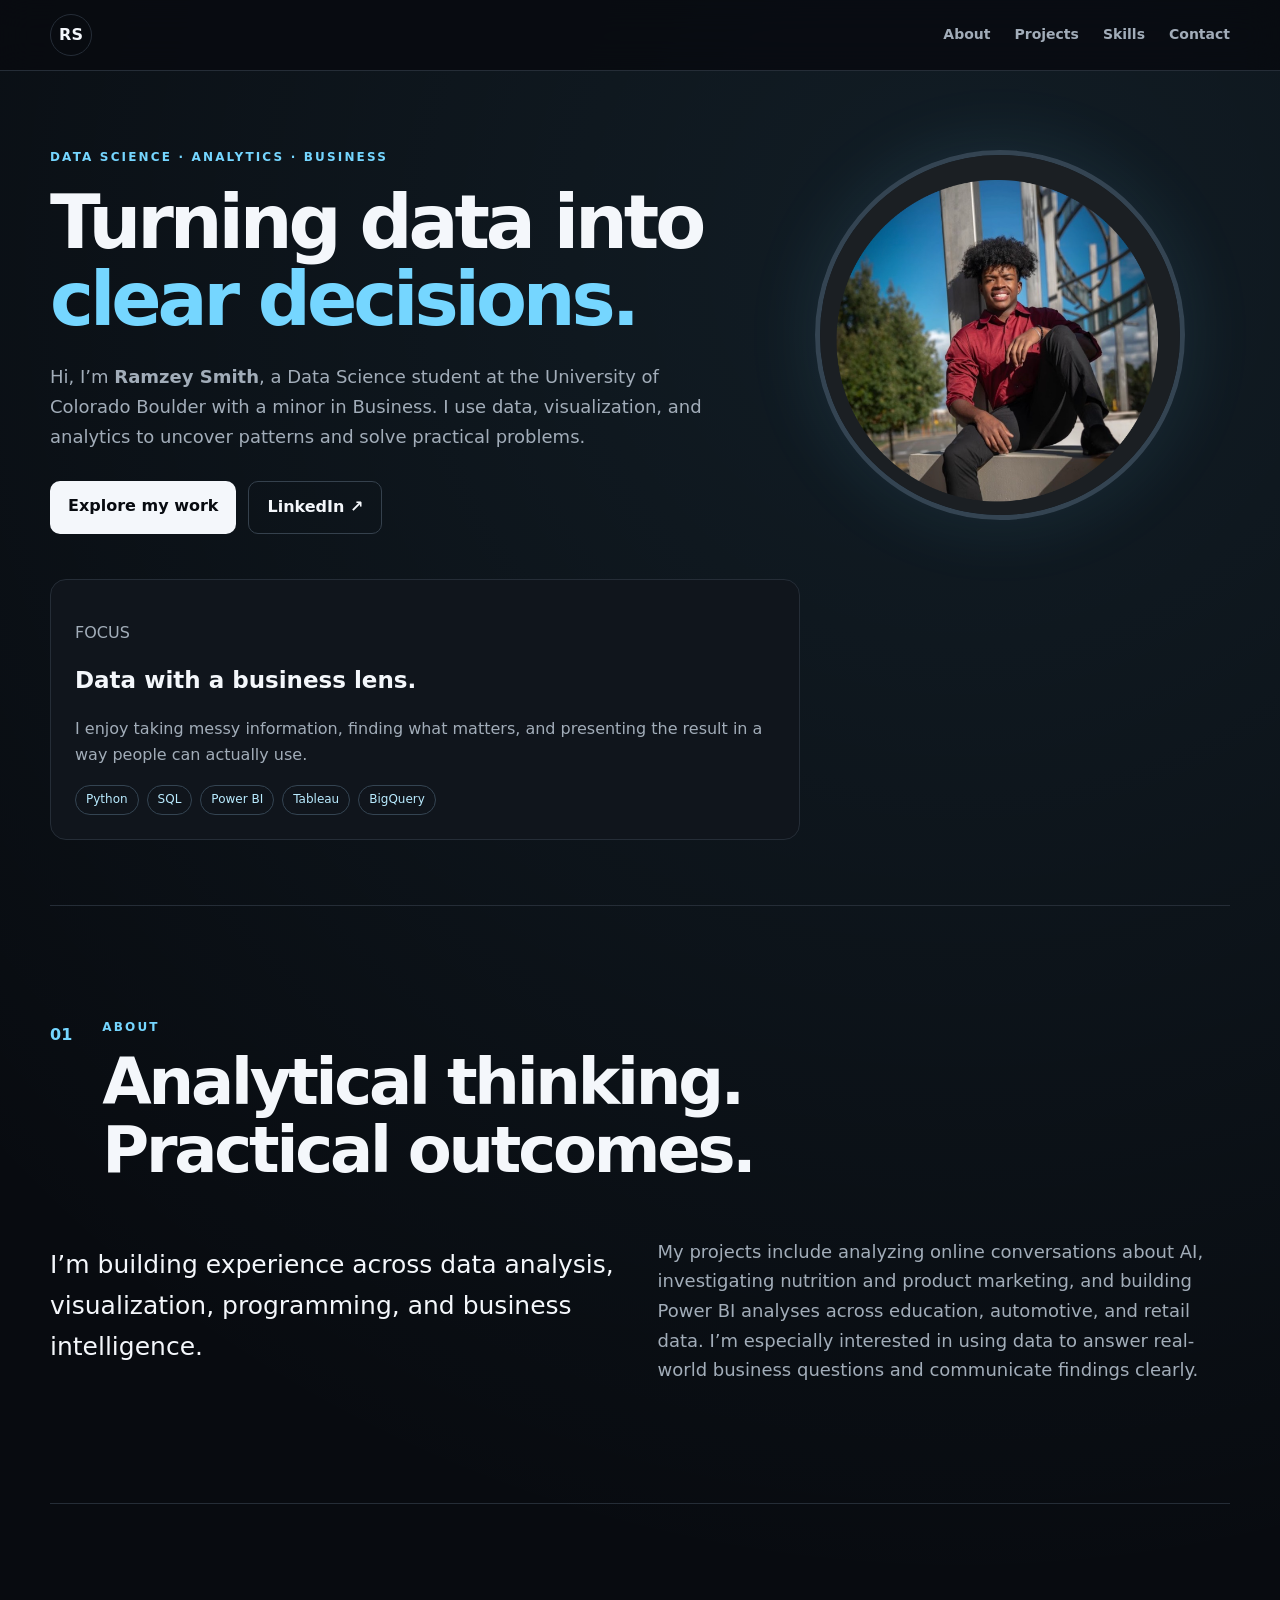
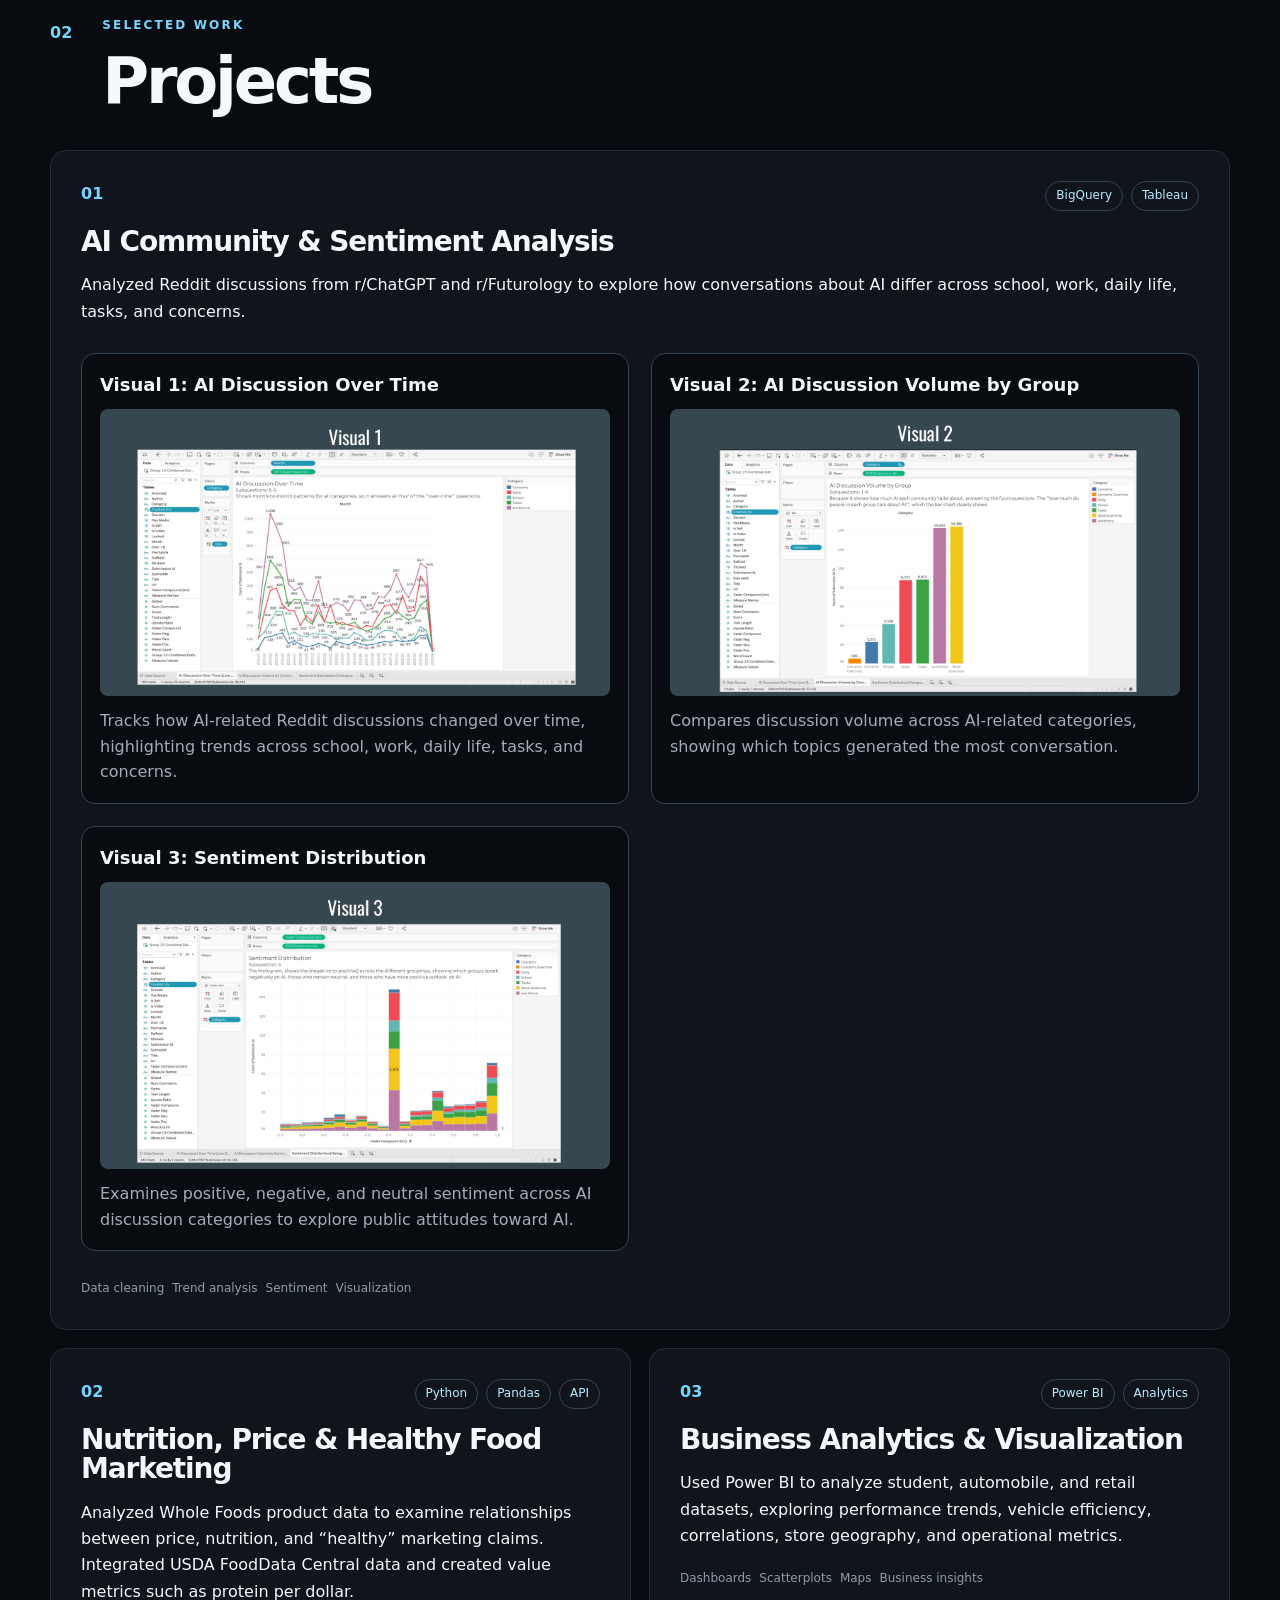
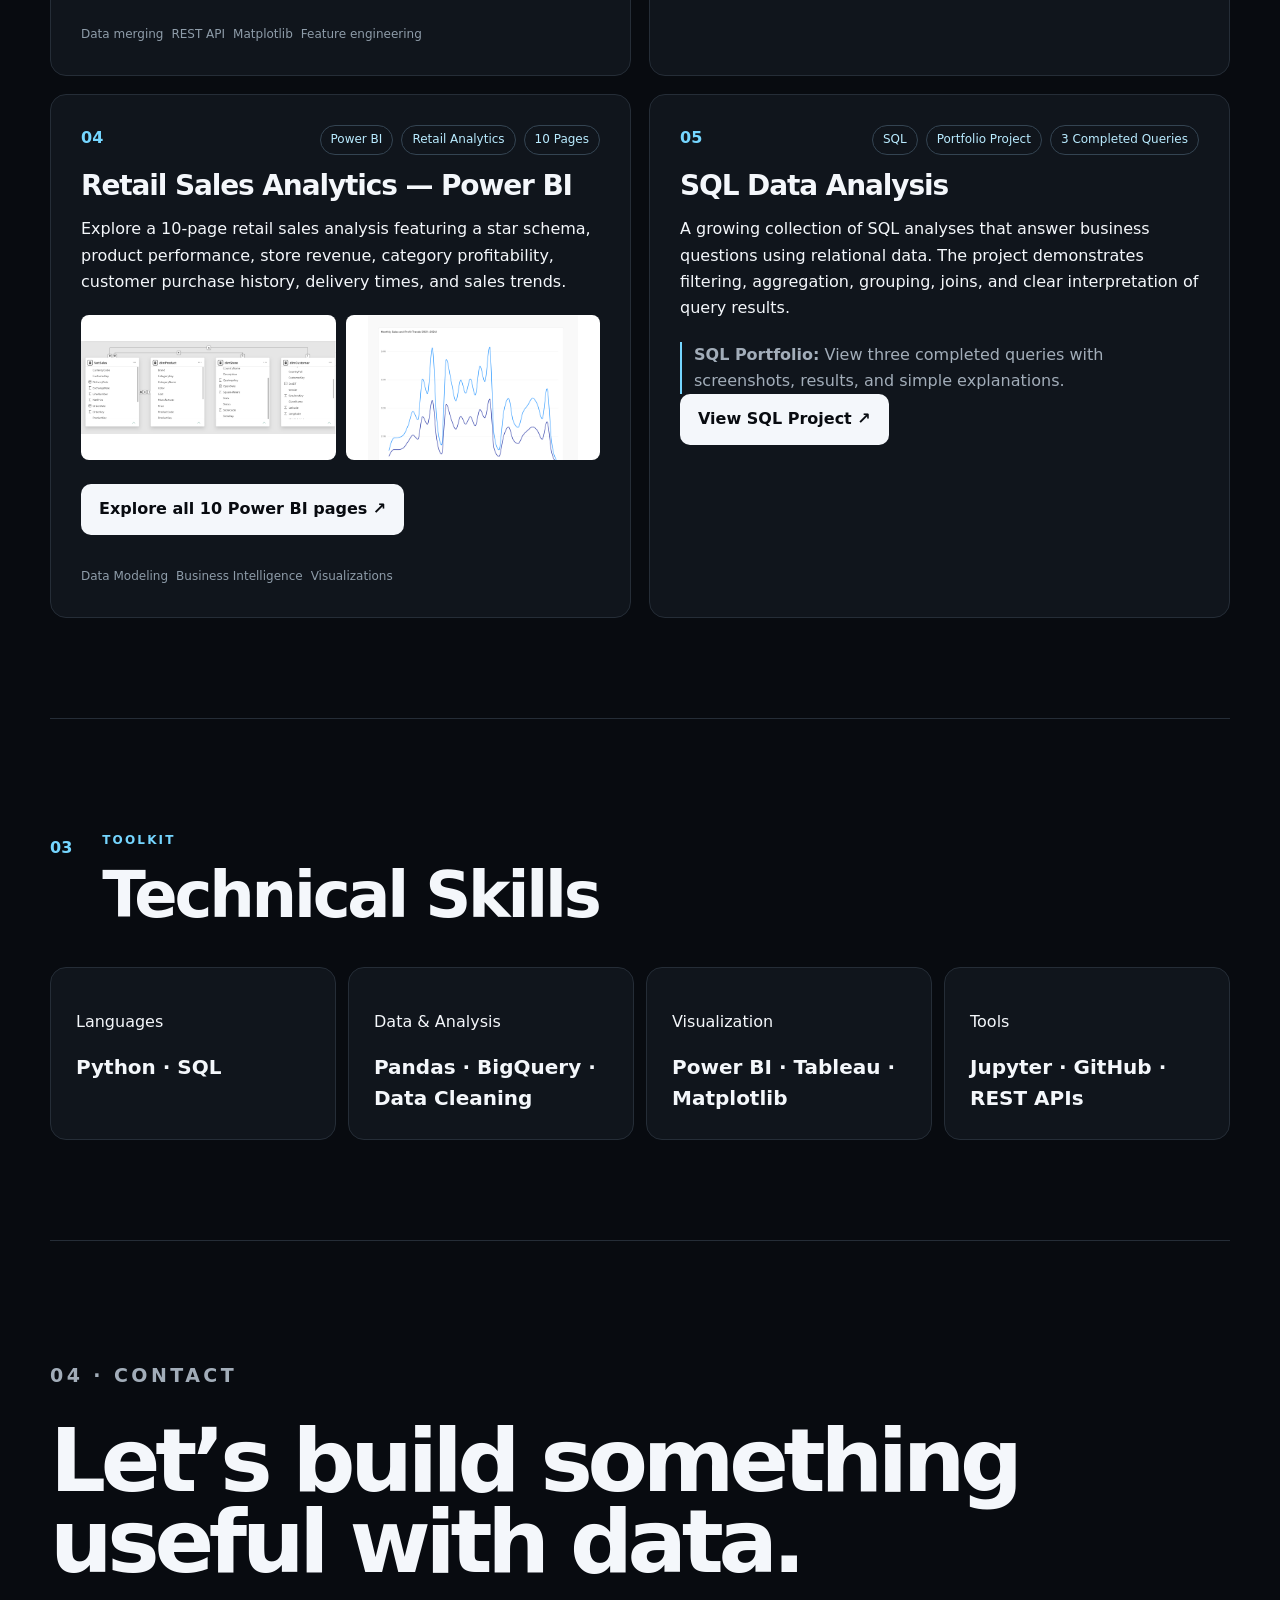
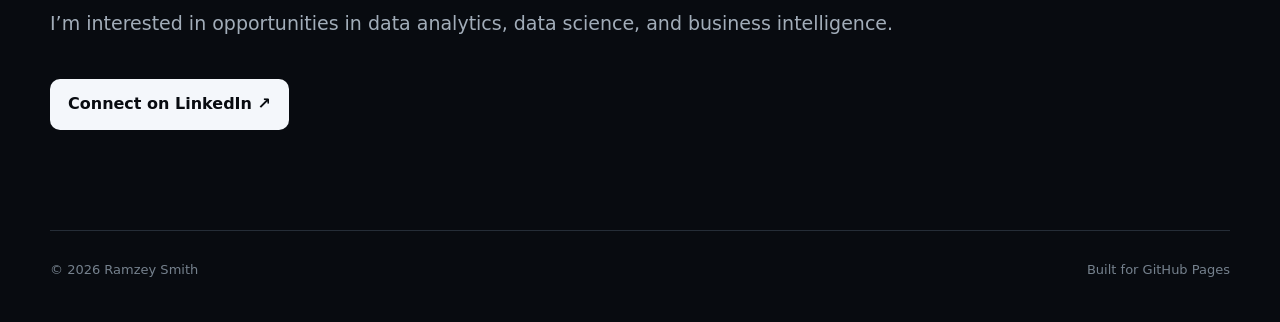
<file: index.html>
<!DOCTYPE html>
<html lang="en">
<head>
  <meta charset="utf-8">
  <meta name="viewport" content="width=device-width, initial-scale=1.0">
  <meta name="description" content="Ramzey Smith — Data Science and Data Analytics portfolio.">
  <title>Ramzey Smith | Data Portfolio</title>
  <link rel="stylesheet" href="style.css">

  <style>
    /* Give the Tableau project room to display its charts */
    .projects .project.featured {
      grid-column: 1 / -1;
    }

    .tableau-visuals {
      display: grid;
      grid-template-columns: repeat(2, minmax(0, 1fr));
      gap: 22px;
      margin: 28px 0;
    }

    .tableau-card {
      min-width: 0;
      padding: 18px;
      border: 1px solid #344452;
      background: #080b10;
      border-radius: 14px;
    }

    .tableau-card h4 {
      color: #f4f7fb;
      margin: 0 0 12px;
      font-size: 18px;
    }

    .tableau-card img {
      width: 100%;
      height: auto;
      display: block;
      border-radius: 8px;
    }

    .tableau-card p {
      color: #a2adb9;
      font-size: 14px;
      line-height: 1.6;
      margin: 12px 0 0;
    }

    @media (max-width: 850px) {
      .tableau-visuals {
        grid-template-columns: 1fr;
      }
    }
  </style>
</head>

<body>

<header class="nav-shell">
  <nav class="nav container">
    <a class="logo" href="#home">RS</a>

    <div class="nav-links">
      <a href="#about">About</a>
      <a href="#projects">Projects</a>
      <a href="#skills">Skills</a>
      <a href="#contact">Contact</a>
    </div>
  </nav>
</header>

<main>

  <!-- HOME -->
  <section class="hero container" id="home">

    <div class="profile-portrait">
      <img
        src="assets/ramzey-profile.png"
        alt="Ramzey Smith professional portrait"
      >
    </div>

    <div class="hero-copy">
      <p class="eyebrow">DATA SCIENCE · ANALYTICS · BUSINESS</p>

      <h1>
        Turning data into
        <span>clear decisions.</span>
      </h1>

      <p class="intro">
        Hi, I’m <strong>Ramzey Smith</strong>, a Data Science
        student at the University of Colorado Boulder with a
        minor in Business. I use data, visualization, and
        analytics to uncover patterns and solve practical problems.
      </p>

      <div class="buttons">
        <a class="button primary" href="#projects">
          Explore my work
        </a>

        <a
          class="button secondary"
          href="https://www.linkedin.com/in/ramzey-smith-4815022a4/"
          target="_blank"
          rel="noreferrer"
        >
          LinkedIn ↗
        </a>
      </div>
    </div>

    <aside class="hero-card">
      <p class="mini-label">FOCUS</p>

      <h2>Data with a business lens.</h2>

      <p>
        I enjoy taking messy information, finding what matters,
        and presenting the result in a way people can actually use.
      </p>

      <div class="stack">
        <span>Python</span>
        <span>SQL</span>
        <span>Power BI</span>
        <span>Tableau</span>
        <span>BigQuery</span>
      </div>
    </aside>

  </section>

  <!-- ABOUT -->
  <section class="section container" id="about">

    <div class="section-head">
      <p class="section-number">01</p>

      <div>
        <p class="eyebrow">ABOUT</p>
        <h2>
          Analytical thinking.<br>
          Practical outcomes.
        </h2>
      </div>
    </div>

    <div class="about-grid">
      <p class="large-copy">
        I’m building experience across data analysis,
        visualization, programming, and business intelligence.
      </p>

      <p class="muted">
        My projects include analyzing online conversations about AI,
        investigating nutrition and product marketing, and building
        Power BI analyses across education, automotive, and retail
        data. I’m especially interested in using data to answer
        real-world business questions and communicate findings clearly.
      </p>
    </div>

  </section>

  <!-- PROJECTS -->
  <section class="section container" id="projects">

    <div class="section-head">
      <p class="section-number">02</p>

      <div>
        <p class="eyebrow">SELECTED WORK</p>
        <h2>Projects</h2>
      </div>
    </div>

    <div class="projects">

      <!-- PROJECT 1: TABLEAU -->
      <article class="project featured">

        <div class="project-top">
          <span class="project-index">01</span>

          <div class="chips">
            <span>BigQuery</span>
            <span>Tableau</span>
          </div>
        </div>

        <h3>AI Community &amp; Sentiment Analysis</h3>

        <p>
          Analyzed Reddit discussions from r/ChatGPT and r/Futurology
          to explore how conversations about AI differ across school,
          work, daily life, tasks, and concerns.
        </p>

        <div class="tableau-visuals">

          <!-- TABLEAU VISUAL 1 -->
          <div class="tableau-card">

            <h4>Visual 1: AI Discussion Over Time</h4>

            <a
              href="assets/recovered-tableau-visuals%202/01-ai-discussion-over-time.png"
              target="_blank"
              rel="noopener noreferrer"
            >
              <img
                src="assets/recovered-tableau-visuals%202/01-ai-discussion-over-time.png"
                alt="AI discussion trends over time"
                loading="lazy"
              >
            </a>

            <p>
              Tracks how AI-related Reddit discussions changed
              over time, highlighting trends across school,
              work, daily life, tasks, and concerns.
            </p>

          </div>

          <!-- TABLEAU VISUAL 2 -->
          <div class="tableau-card">

            <h4>Visual 2: AI Discussion Volume by Group</h4>

            <a
              href="assets/recovered-tableau-visuals%202/02-ai-discussion-volume-by-group.png"
              target="_blank"
              rel="noopener noreferrer"
            >
              <img
                src="assets/recovered-tableau-visuals%202/02-ai-discussion-volume-by-group.png"
                alt="AI discussion volume by group"
                loading="lazy"
              >
            </a>

            <p>
              Compares discussion volume across AI-related
              categories, showing which topics generated
              the most conversation.
            </p>

          </div>

          <!-- TABLEAU VISUAL 3 -->
          <div class="tableau-card">

            <h4>Visual 3: Sentiment Distribution</h4>

            <a
              href="assets/recovered-tableau-visuals%202/03-sentiment-distribution.png"
              target="_blank"
              rel="noopener noreferrer"
            >
              <img
                src="assets/recovered-tableau-visuals%202/03-sentiment-distribution.png"
                alt="Sentiment distribution across AI discussion categories"
                loading="lazy"
              >
            </a>

            <p>
              Examines positive, negative, and neutral
              sentiment across AI discussion categories
              to explore public attitudes toward AI.
            </p>

          </div>

        </div>

        <div class="project-bottom">
          <span>Data cleaning</span>
          <span>Trend analysis</span>
          <span>Sentiment</span>
          <span>Visualization</span>
        </div>

      </article>

      <!-- PROJECT 2: NUTRITION -->
      <article class="project">

        <div class="project-top">
          <span class="project-index">02</span>

          <div class="chips">
            <span>Python</span>
            <span>Pandas</span>
            <span>API</span>
          </div>
        </div>

        <h3>Nutrition, Price &amp; Healthy Food Marketing</h3>

        <p>
          Analyzed Whole Foods product data to examine relationships
          between price, nutrition, and “healthy” marketing claims.
          Integrated USDA FoodData Central data and created value
          metrics such as protein per dollar.
        </p>

        <div class="project-bottom">
          <span>Data merging</span>
          <span>REST API</span>
          <span>Matplotlib</span>
          <span>Feature engineering</span>
        </div>

      </article>

      <!-- PROJECT 3: BUSINESS ANALYTICS -->
      <article class="project">

        <div class="project-top">
          <span class="project-index">03</span>

          <div class="chips">
            <span>Power BI</span>
            <span>Analytics</span>
          </div>
        </div>

        <h3>Business Analytics &amp; Visualization</h3>

        <p>
          Used Power BI to analyze student, automobile, and retail
          datasets, exploring performance trends, vehicle efficiency,
          correlations, store geography, and operational metrics.
        </p>

        <div class="project-bottom">
          <span>Dashboards</span>
          <span>Scatterplots</span>
          <span>Maps</span>
          <span>Business insights</span>
        </div>

      </article>

      <!-- PROJECT 4: RETAIL POWER BI -->
      <article class="project retail-project">

        <div class="project-top">
          <span class="project-index">04</span>

          <div class="chips">
            <span>Power BI</span>
            <span>Retail Analytics</span>
            <span>10 Pages</span>
          </div>
        </div>

        <h3>Retail Sales Analytics — Power BI</h3>

        <p>
          Explore a 10-page retail sales analysis featuring
          a star schema, product performance, store revenue,
          category profitability, customer purchase history,
          delivery times, and sales trends.
        </p>

        <div class="retail-preview">

          <img
            src="powerbi/images/01-star-schema.png"
            alt="Power BI retail star schema preview"
            loading="lazy"
          >

          <img
            src="powerbi/images/08-monthly-sales-profit.png"
            alt="Power BI monthly revenue and profit preview"
            loading="lazy"
          >

        </div>

        <a
          class="button primary retail-link"
          href="powerbi/index.html"
        >
          Explore all 10 Power BI pages ↗
        </a>

        <div class="project-bottom">
          <span>Data Modeling</span>
          <span>Business Intelligence</span>
          <span>Visualizations</span>
        </div>

      </article>

      <!-- PROJECT 5: SQL -->
      <article class="project sql-project">

        <div class="project-top">
          <span class="project-index">05</span>

          <div class="chips">
            <span>SQL</span>
            <span>Portfolio Project</span>
            <span>3 Completed Queries</span>
          </div>
        </div>

        <h3>SQL Data Analysis</h3>

        <p>
          A growing collection of SQL analyses that answer
          business questions using relational data.
          The project demonstrates filtering, aggregation,
          grouping, joins, and clear interpretation of query results.
        </p>

        <div class="sql-note">
          <strong>SQL Portfolio:</strong>
          View three completed queries with screenshots, results,
          and simple explanations.
        </div>

        <a class="button primary" href="sql/index.html">
          View SQL Project ↗
        </a>

      </article>

    </div>
  </section>

  <!-- SKILLS -->
  <section class="section container" id="skills">

    <div class="section-head">
      <p class="section-number">03</p>

      <div>
        <p class="eyebrow">TOOLKIT</p>
        <h2>Technical Skills</h2>
      </div>
    </div>

    <div class="skills">

      <div>
        <p>Languages</p>
        <h3>Python · SQL</h3>
      </div>

      <div>
        <p>Data &amp; Analysis</p>
        <h3>Pandas · BigQuery · Data Cleaning</h3>
      </div>

      <div>
        <p>Visualization</p>
        <h3>Power BI · Tableau · Matplotlib</h3>
      </div>

      <div>
        <p>Tools</p>
        <h3>Jupyter · GitHub · REST APIs</h3>
      </div>

    </div>
  </section>

  <!-- CONTACT -->
  <section class="section contact container" id="contact">

    <p class="eyebrow">04 · CONTACT</p>

    <h2>
      Let’s build something<br>
      <span>useful with data.</span>
    </h2>

    <p>
      I’m interested in opportunities in data analytics,
      data science, and business intelligence.
    </p>

    <a
      class="button primary"
      href="https://www.linkedin.com/in/ramzey-smith-4815022a4/"
      target="_blank"
      rel="noreferrer"
    >
      Connect on LinkedIn ↗
    </a>

  </section>

</main>

<footer class="container">
  <span>© 2026 Ramzey Smith</span>
  <span>Built for GitHub Pages</span>
</footer>

</body>
</html>
</file>
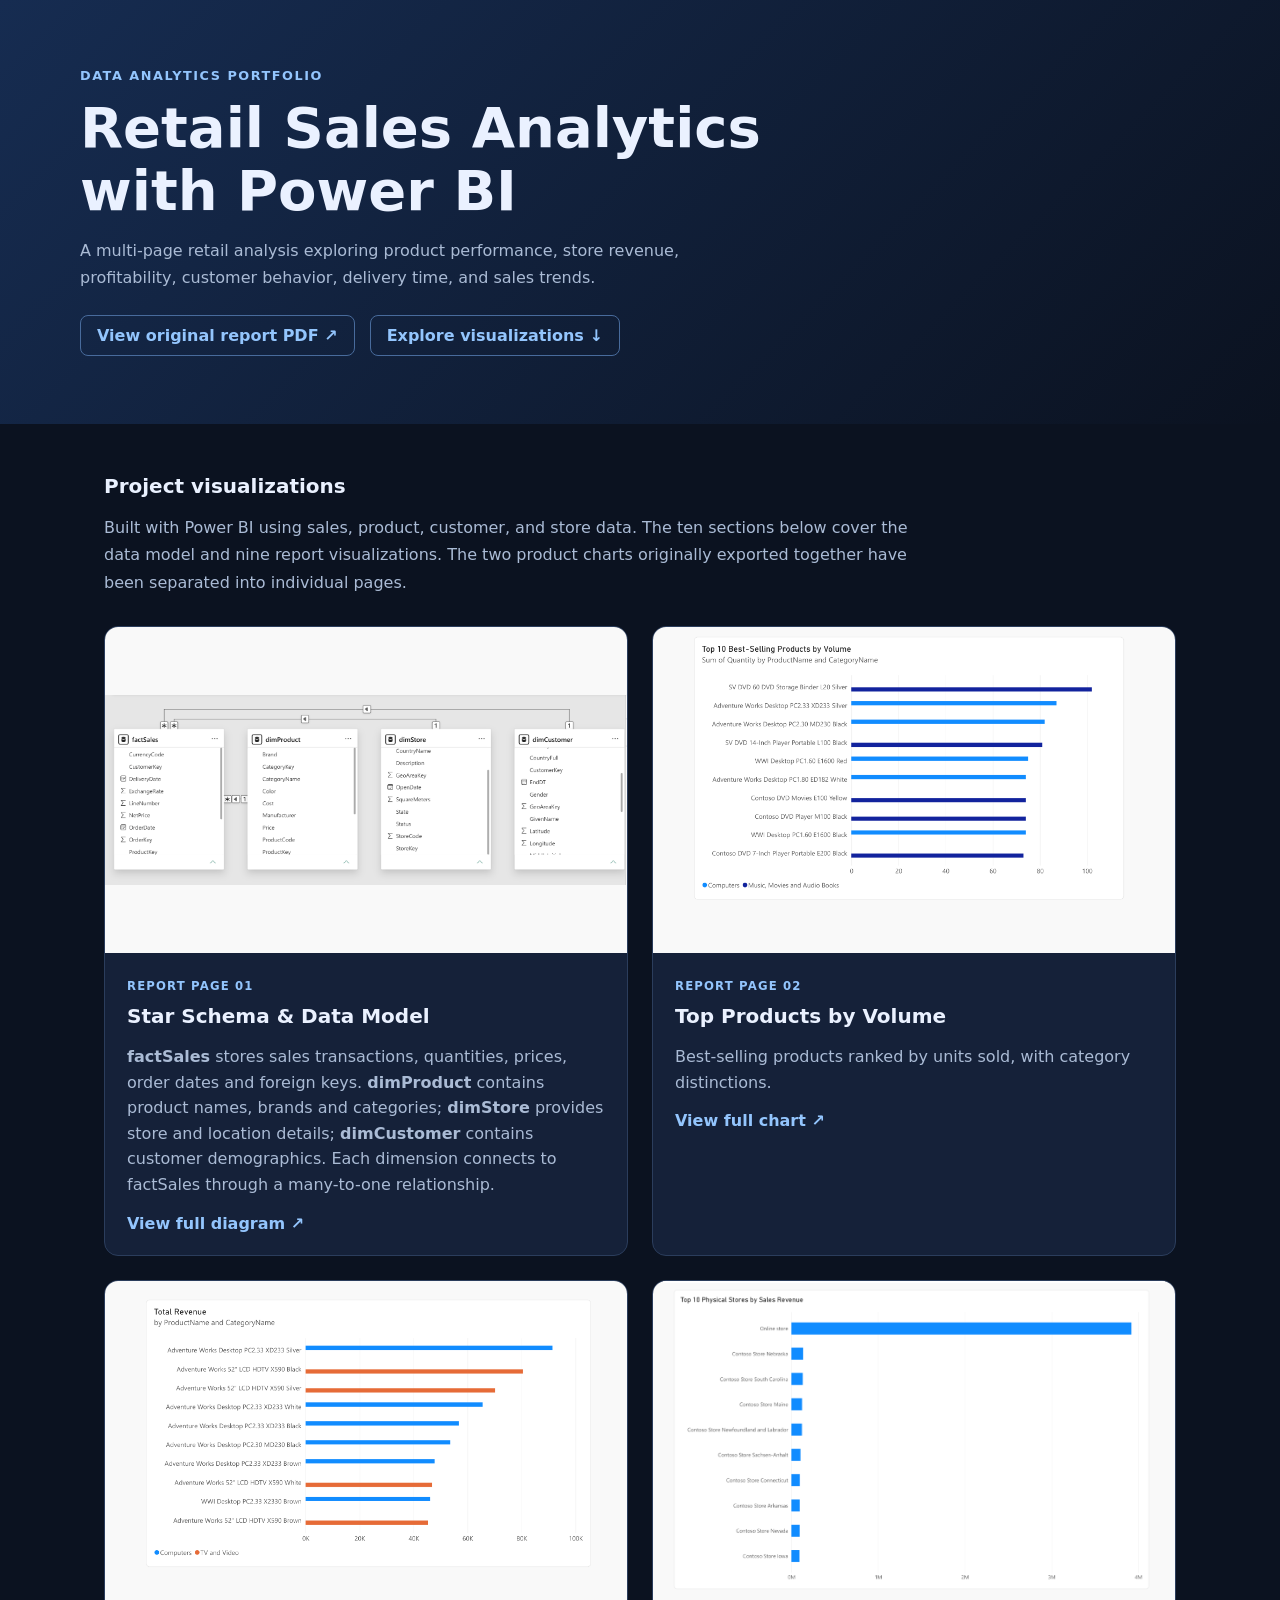
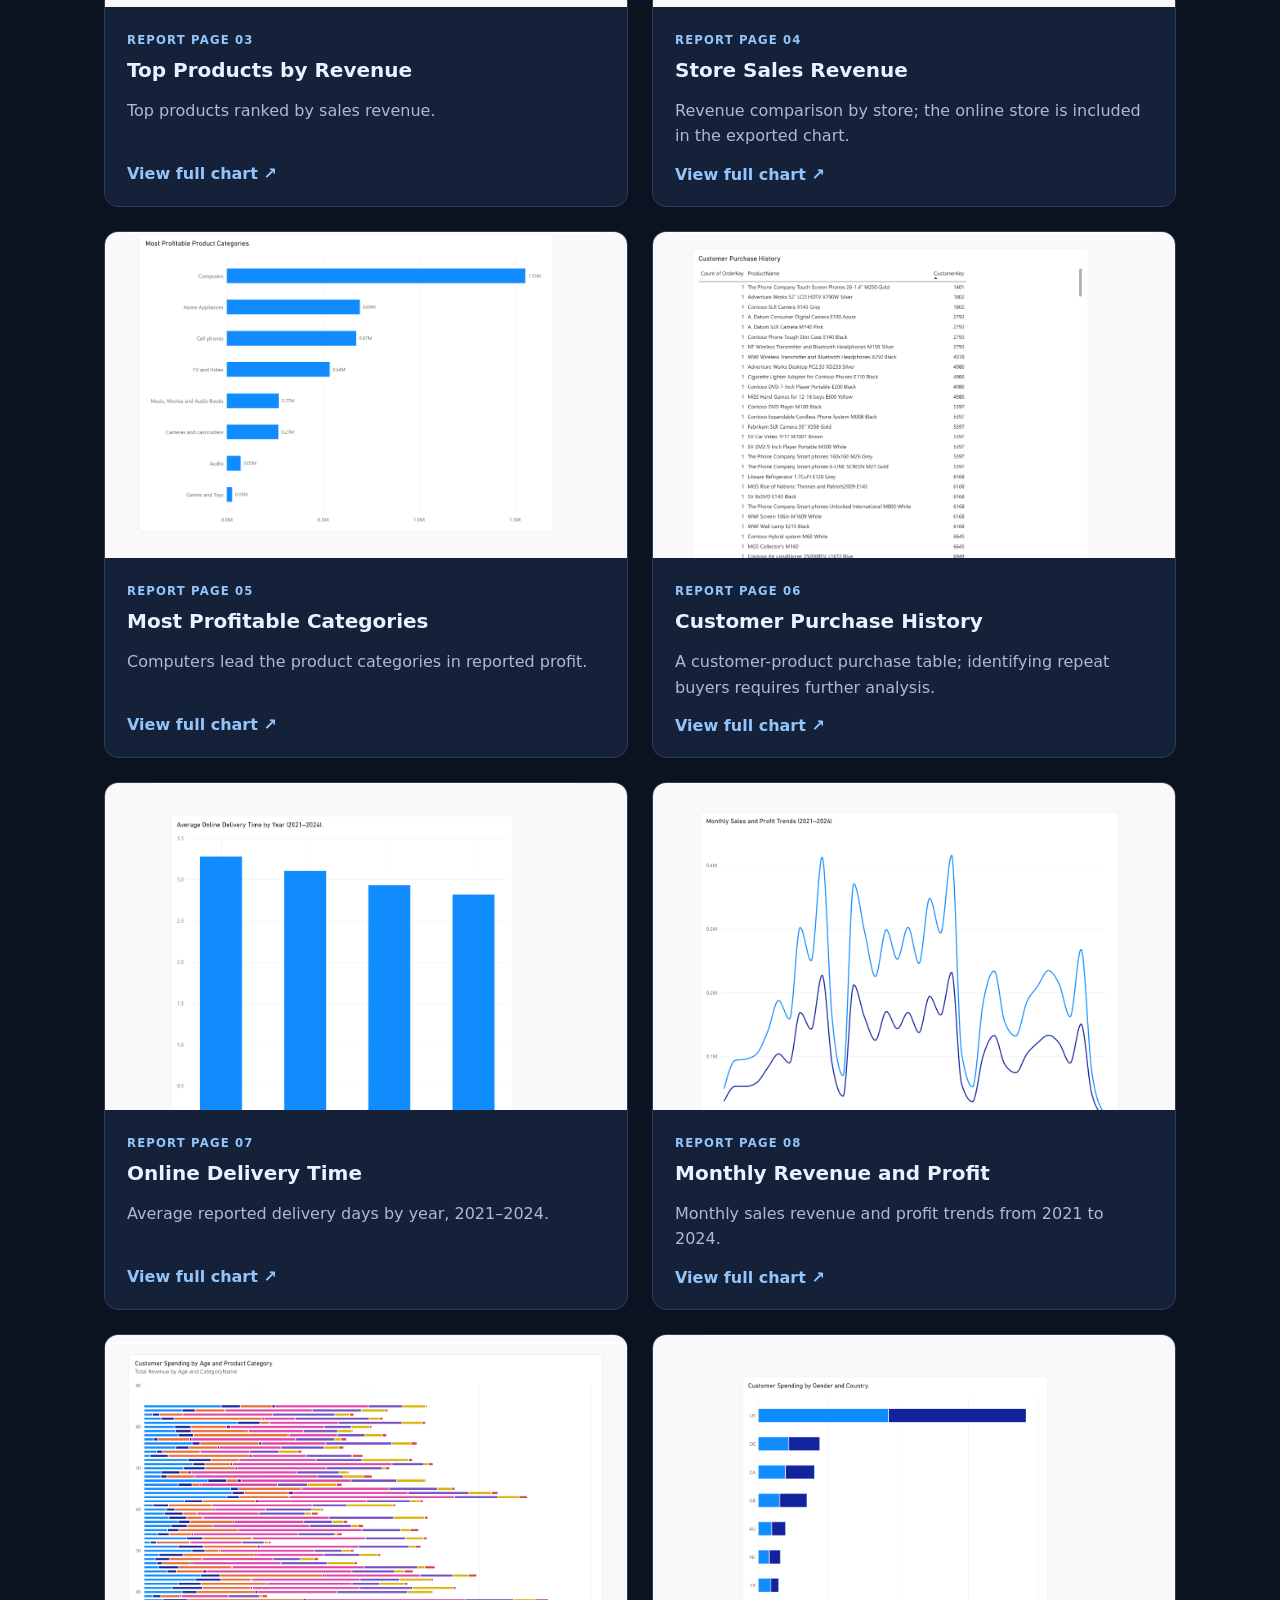
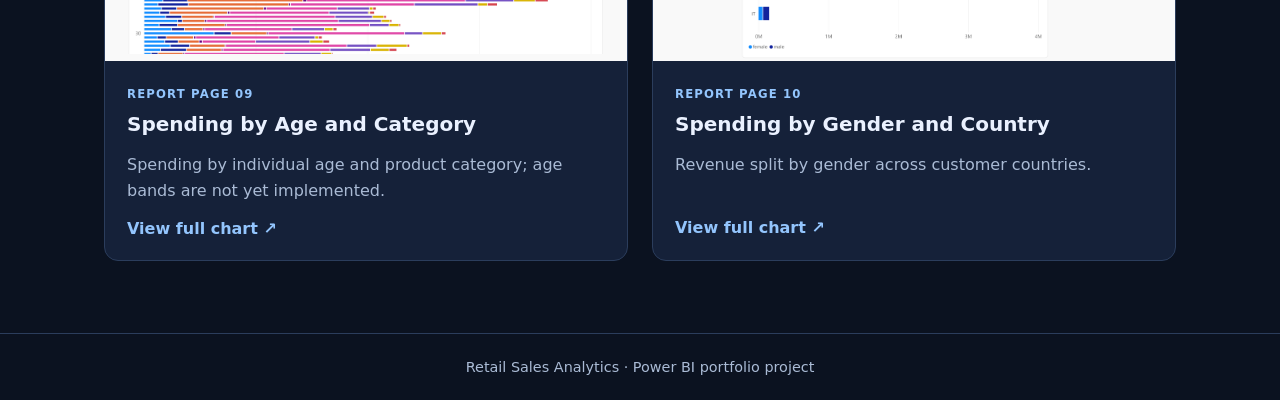
<file: powerbi/index.html>
<!doctype html>
<html lang="en">
<head>
<meta charset="utf-8">
<meta name="viewport" content="width=device-width,initial-scale=1">
<title>Retail Sales Analytics | Power BI Portfolio</title>
<style>
:root{--bg:#0b1220;--card:#152139;--text:#eaf1ff;--muted:#aabbd5;--accent:#60a5fa}
*{box-sizing:border-box}
body{margin:0;background:var(--bg);color:var(--text);font-family:system-ui,-apple-system,Segoe UI,sans-serif}
header{padding:68px max(24px,calc((100vw - 1120px)/2));background:linear-gradient(135deg,#162c51,#0b1220)}
.tag{color:#93c5fd;letter-spacing:.12em;font-size:.8rem;font-weight:700}
h1{font-size:clamp(2.1rem,5vw,3.5rem);line-height:1.12;margin:14px 0}
header p{max-width:700px;color:var(--muted);line-height:1.65}
.actions{margin-top:24px}
a{color:#93c5fd;text-decoration:none;font-weight:600}
a:hover{text-decoration:underline}
.actions a{display:inline-block;border:1px solid #486b9c;border-radius:8px;padding:10px 16px;margin-right:10px}
main{max-width:1120px;margin:auto;padding:40px 24px 72px}
.intro{color:var(--muted);line-height:1.7;max-width:840px}
.grid{display:grid;grid-template-columns:repeat(auto-fit,minmax(min(100%,440px),1fr));gap:24px;margin-top:30px}
.card{background:var(--card);border:1px solid #2b3d5c;border-radius:14px;overflow:hidden}
.card img{display:block;width:100%;aspect-ratio:16/10;object-fit:contain;background:#f9f9f9}
.content{padding:22px}
.eyebrow{font-size:.73rem;letter-spacing:.1em;color:#93c5fd;font-weight:700}
h2{font-size:1.25rem;margin:10px 0}
.content p{color:var(--muted);line-height:1.6;min-height:50px}
footer{border-top:1px solid #2b3d5c;padding:25px;text-align:center;color:var(--muted);font-size:.9rem}
@media(max-width:500px){header{padding:45px 24px}}
</style>
</head>
<body>
<header>
<div class="tag">DATA ANALYTICS PORTFOLIO</div>
<h1>Retail Sales Analytics<br>with Power BI</h1>
<p>A multi-page retail analysis exploring product performance, store revenue, profitability, customer behavior, delivery time, and sales trends.</p>
<div class="actions">
<a href="source-report.pdf">View original report PDF ↗</a>
<a href="#visualizations">Explore visualizations ↓</a>
</div>
</header>

<main>
<h2 id="visualizations">Project visualizations</h2>
<p class="intro">Built with Power BI using sales, product, customer, and store data. The ten sections below cover the data model and nine report visualizations. The two product charts originally exported together have been separated into individual pages.</p>

<section class="grid">

<article class="card" id="page-01">
<img loading="lazy" src="images/01-star-schema.png" alt="Power BI star schema model with factSales linked to product, store, and customer dimensions">
<div class="content">
<span class="eyebrow">REPORT PAGE 01</span>
<h2>Star Schema &amp; Data Model</h2>
<p><strong>factSales</strong> stores sales transactions, quantities, prices, order dates and foreign keys. <strong>dimProduct</strong> contains product names, brands and categories; <strong>dimStore</strong> provides store and location details; <strong>dimCustomer</strong> contains customer demographics. Each dimension connects to factSales through a many-to-one relationship.</p>
<a href="images/01-star-schema.png" target="_blank" rel="noopener">View full diagram ↗</a>
</div>
</article>

<article class="card" id="page-02">
<img loading="lazy" src="images/02-top-products-volume.png" alt="Top Products by Volume Power BI visualization">
<div class="content">
<span class="eyebrow">REPORT PAGE 02</span>
<h2>Top Products by Volume</h2>
<p>Best-selling products ranked by units sold, with category distinctions.</p>
<a href="images/02-top-products-volume.png" target="_blank" rel="noopener">View full chart ↗</a>
</div>
</article>

<article class="card" id="page-03">
<img loading="lazy" src="images/03-top-products-revenue.png" alt="Top Products by Revenue Power BI visualization">
<div class="content">
<span class="eyebrow">REPORT PAGE 03</span>
<h2>Top Products by Revenue</h2>
<p>Top products ranked by sales revenue.</p>
<a href="images/03-top-products-revenue.png" target="_blank" rel="noopener">View full chart ↗</a>
</div>
</article>

<article class="card" id="page-04">
<img loading="lazy" src="images/04-store-revenue.png" alt="Store Sales Revenue Power BI visualization">
<div class="content">
<span class="eyebrow">REPORT PAGE 04</span>
<h2>Store Sales Revenue</h2>
<p>Revenue comparison by store; the online store is included in the exported chart.</p>
<a href="images/04-store-revenue.png" target="_blank" rel="noopener">View full chart ↗</a>
</div>
</article>

<article class="card" id="page-05">
<img loading="lazy" src="images/05-category-profit.png" alt="Most Profitable Categories Power BI visualization">
<div class="content">
<span class="eyebrow">REPORT PAGE 05</span>
<h2>Most Profitable Categories</h2>
<p>Computers lead the product categories in reported profit.</p>
<a href="images/05-category-profit.png" target="_blank" rel="noopener">View full chart ↗</a>
</div>
</article>

<article class="card" id="page-06">
<img loading="lazy" src="images/06-customer-purchase-history.png" alt="Customer Purchase History Power BI visualization">
<div class="content">
<span class="eyebrow">REPORT PAGE 06</span>
<h2>Customer Purchase History</h2>
<p>A customer-product purchase table; identifying repeat buyers requires further analysis.</p>
<a href="images/06-customer-purchase-history.png" target="_blank" rel="noopener">View full chart ↗</a>
</div>
</article>

<article class="card" id="page-07">
<img loading="lazy" src="images/07-online-delivery-time.png" alt="Online Delivery Time Power BI visualization">
<div class="content">
<span class="eyebrow">REPORT PAGE 07</span>
<h2>Online Delivery Time</h2>
<p>Average reported delivery days by year, 2021–2024.</p>
<a href="images/07-online-delivery-time.png" target="_blank" rel="noopener">View full chart ↗</a>
</div>
</article>

<article class="card" id="page-08">
<img loading="lazy" src="images/08-monthly-sales-profit.png" alt="Monthly Revenue and Profit Power BI visualization">
<div class="content">
<span class="eyebrow">REPORT PAGE 08</span>
<h2>Monthly Revenue and Profit</h2>
<p>Monthly sales revenue and profit trends from 2021 to 2024.</p>
<a href="images/08-monthly-sales-profit.png" target="_blank" rel="noopener">View full chart ↗</a>
</div>
</article>

<article class="card" id="page-09">
<img loading="lazy" src="images/09-age-category-spending.png" alt="Spending by Age and Category Power BI visualization">
<div class="content">
<span class="eyebrow">REPORT PAGE 09</span>
<h2>Spending by Age and Category</h2>
<p>Spending by individual age and product category; age bands are not yet implemented.</p>
<a href="images/09-age-category-spending.png" target="_blank" rel="noopener">View full chart ↗</a>
</div>
</article>

<article class="card" id="page-10">
<img loading="lazy" src="images/10-gender-country-spending.png" alt="Spending by Gender and Country Power BI visualization">
<div class="content">
<span class="eyebrow">REPORT PAGE 10</span>
<h2>Spending by Gender and Country</h2>
<p>Revenue split by gender across customer countries.</p>
<a href="images/10-gender-country-spending.png" target="_blank" rel="noopener">View full chart ↗</a>
</div>
</article>

</section>
</main>

<footer>Retail Sales Analytics · Power BI portfolio project</footer>
</body>
</html>
</file>
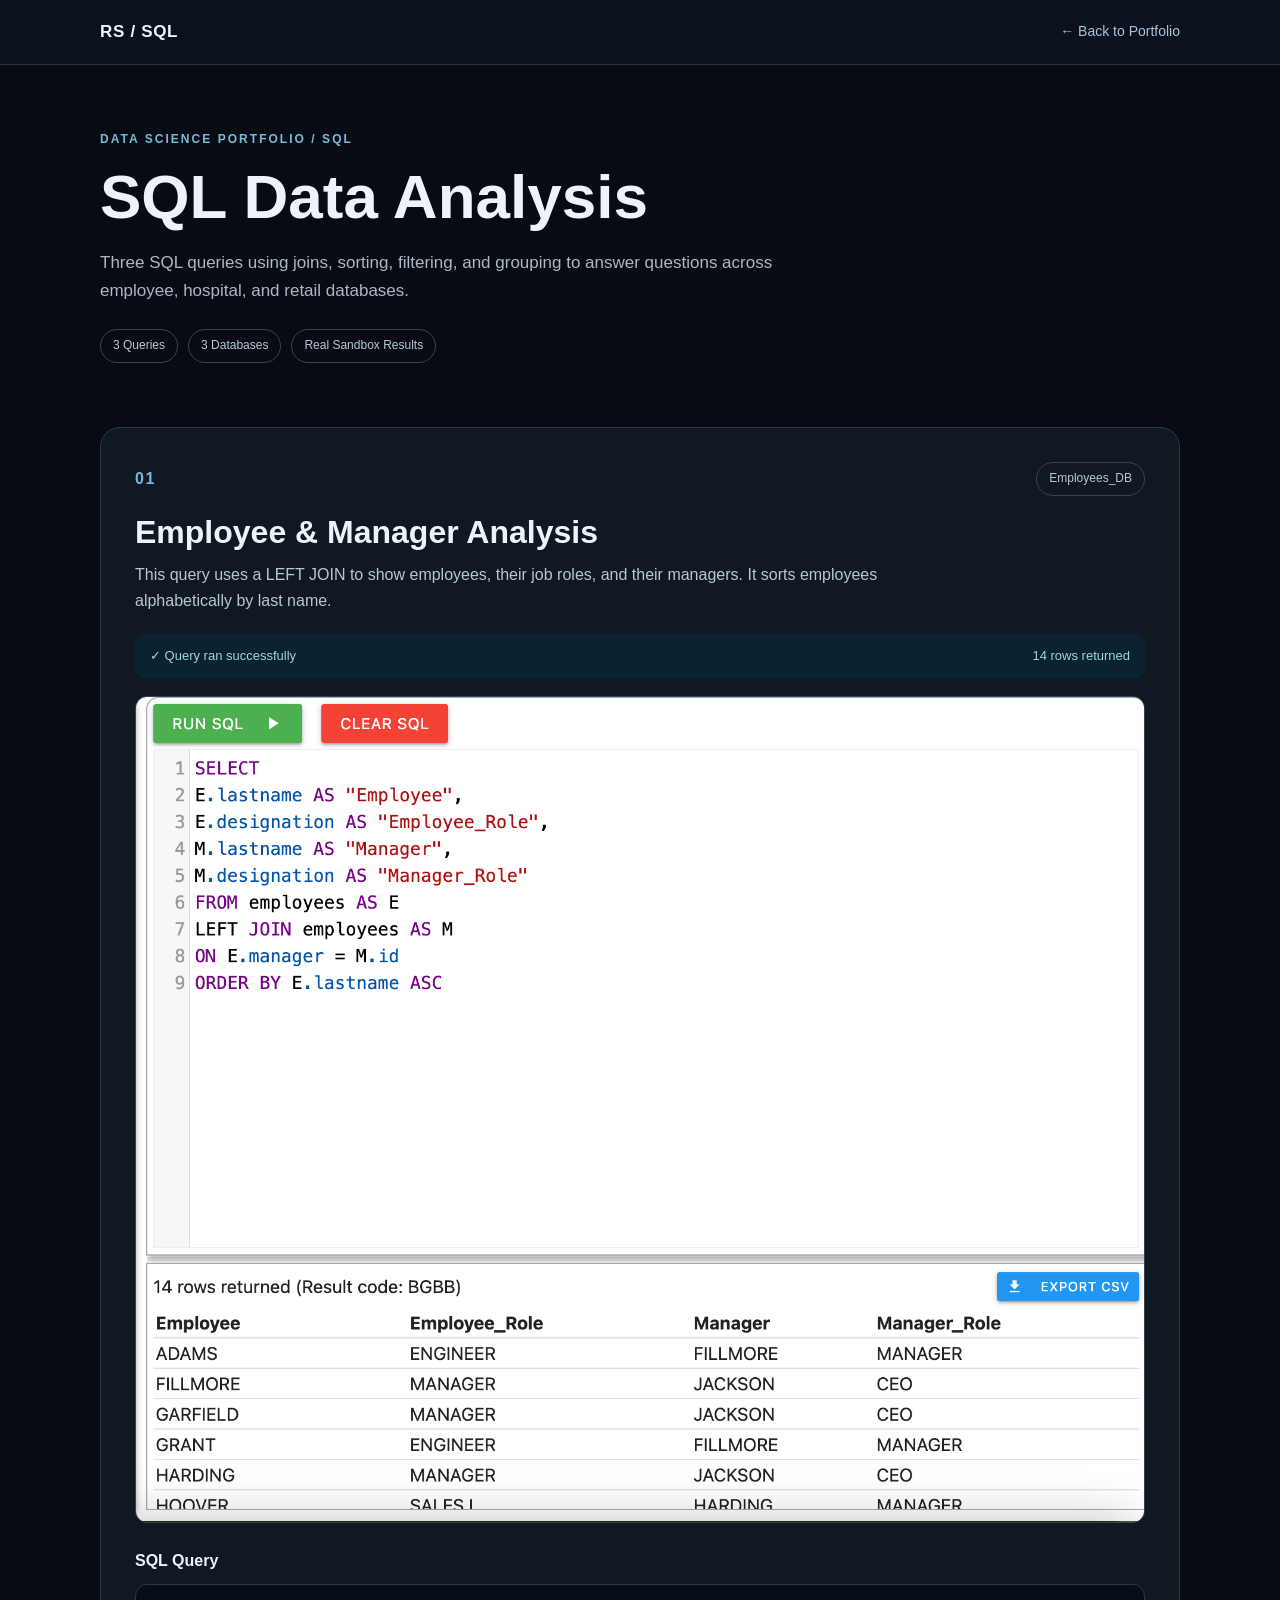
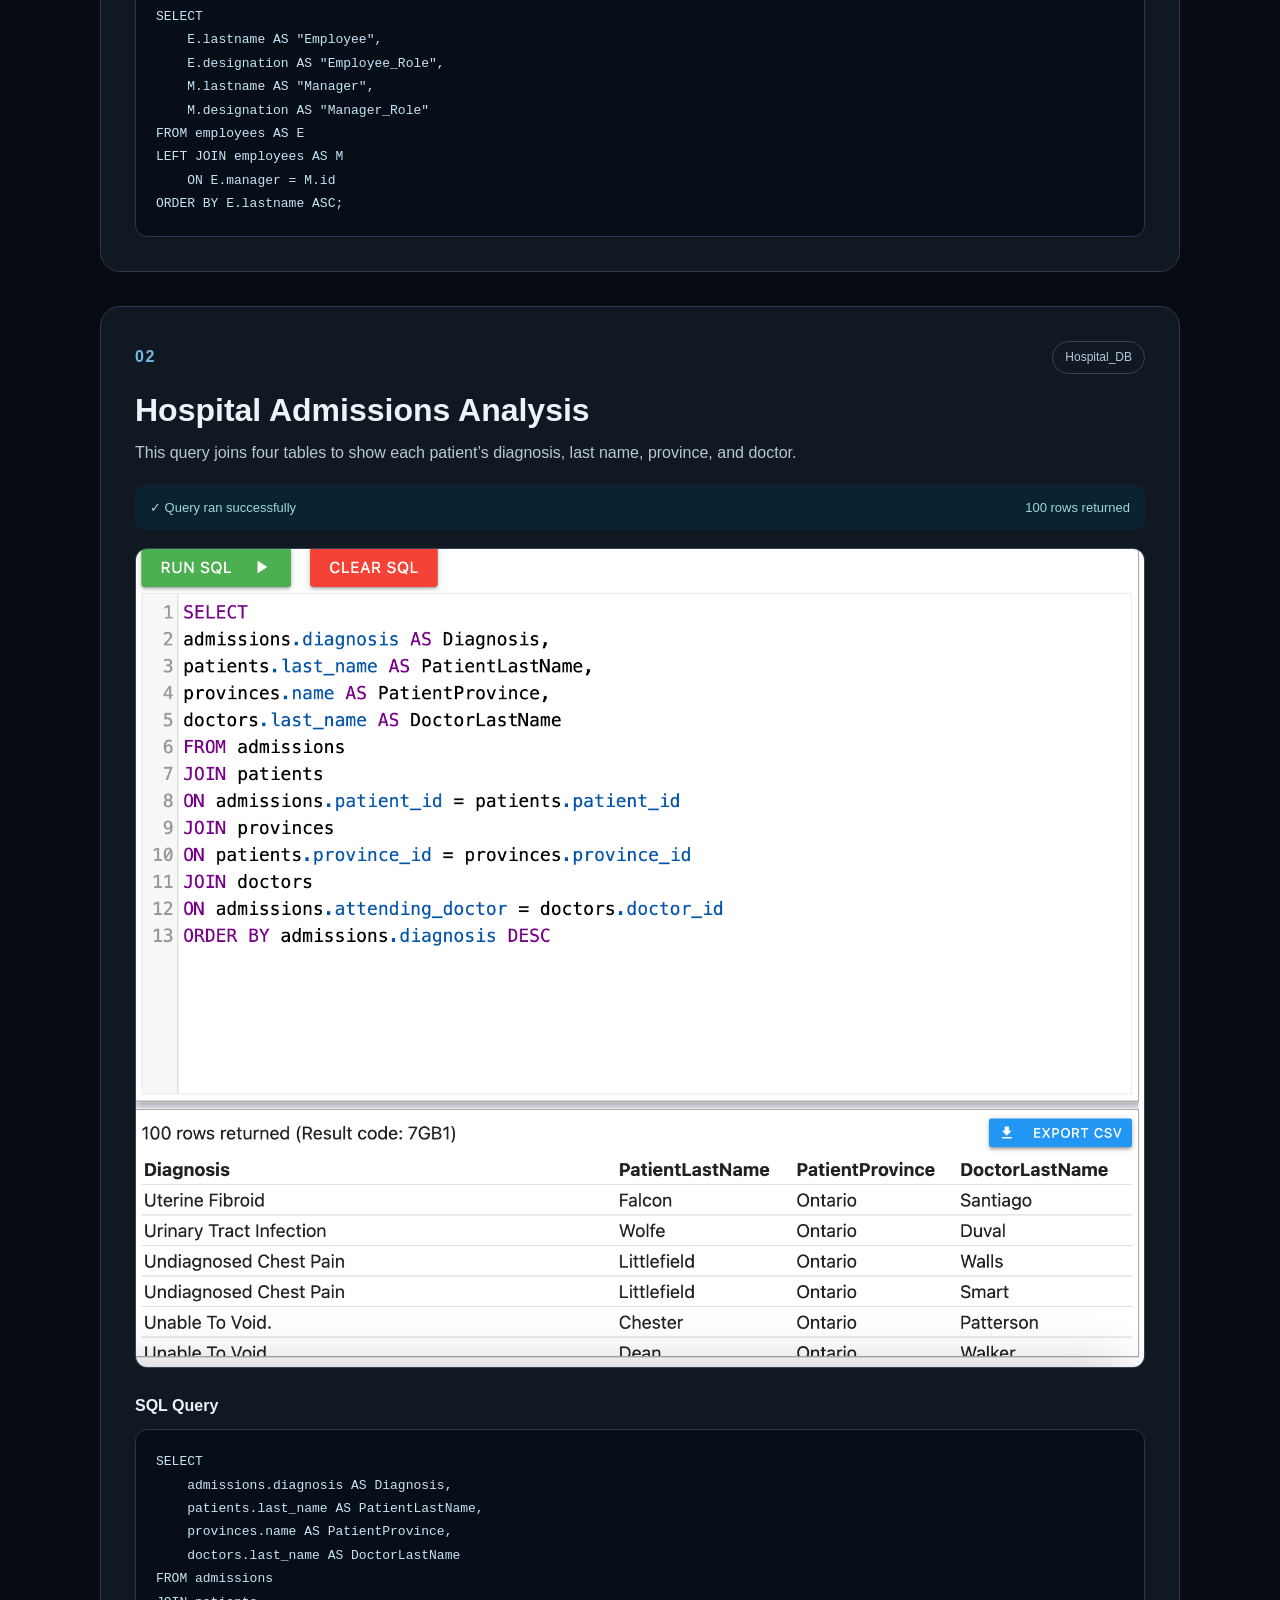
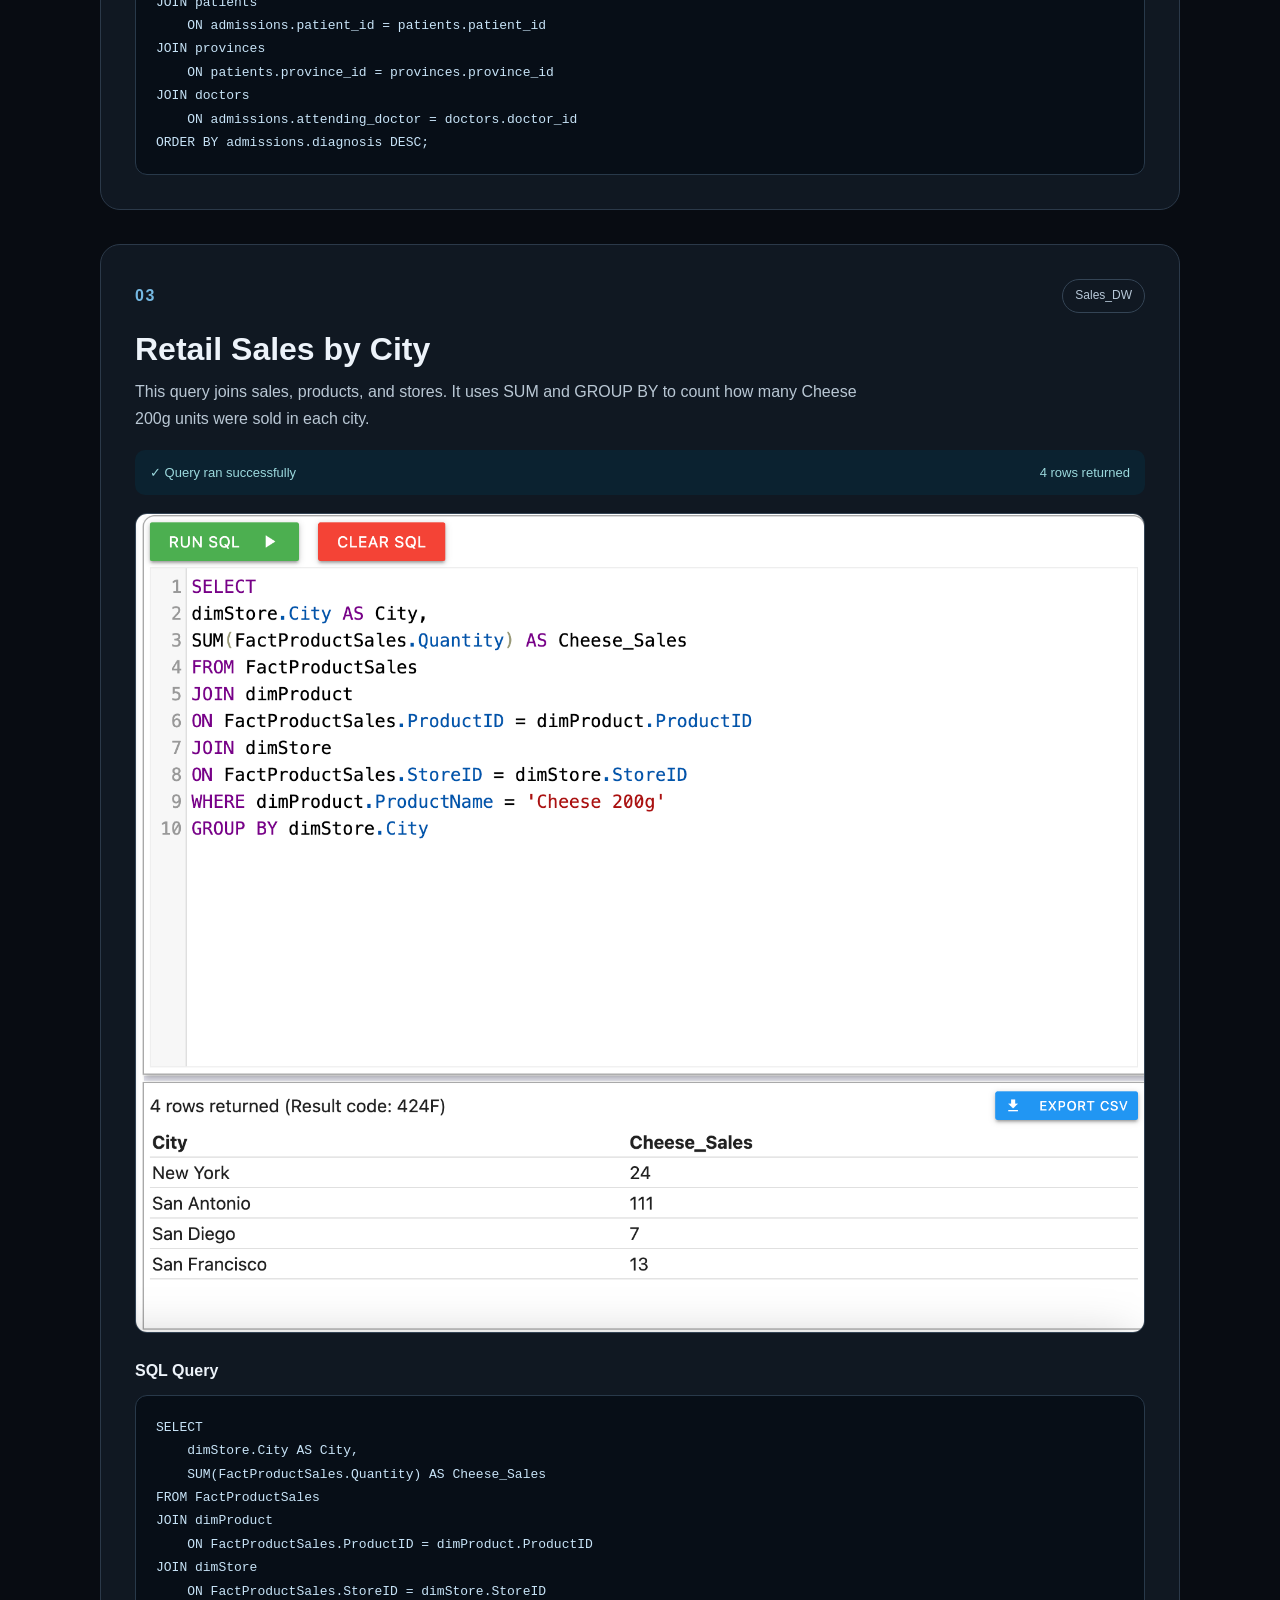
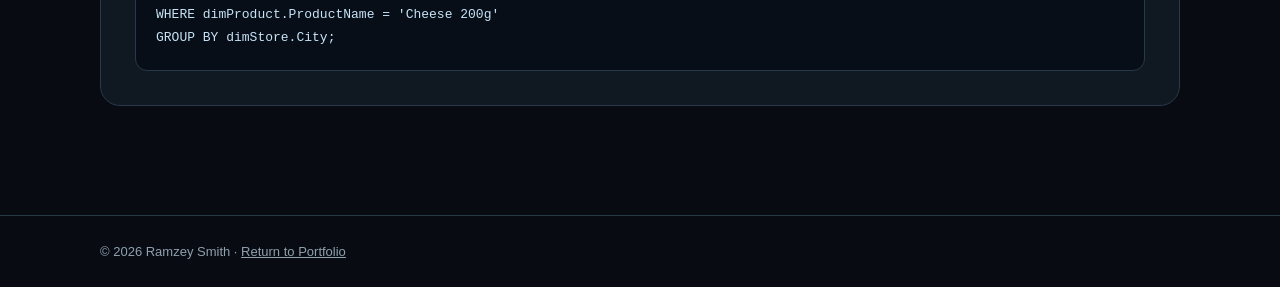
<file: sql/index.html>
<!DOCTYPE html>
<html lang="en"><head><meta charset="utf-8"><meta name="viewport" content="width=device-width,initial-scale=1"><title>SQL Data Analysis | Ramzey Smith</title><meta name="description" content="Three SQL analysis projects by Ramzey Smith with code, screenshots, and explanations.">
<style>
:root{color-scheme:dark}*{box-sizing:border-box}html{scroll-behavior:smooth}body{margin:0;background:#080c12;color:#edf3fa;font-family:Inter,-apple-system,BlinkMacSystemFont,"Segoe UI",sans-serif;line-height:1.65}a{color:inherit}.wrap{width:min(1080px,calc(100% - 36px));margin:auto}header{border-bottom:1px solid #283644;background:#0c121b}nav{display:flex;align-items:center;justify-content:space-between;gap:16px;padding:18px 0}.brand{font-size:17px;font-weight:800;text-decoration:none;letter-spacing:.04em}.back{font-size:14px;color:#a8c3dc;text-decoration:none}.back:hover{color:white}.hero{padding:65px 0 40px}.eyebrow{text-transform:uppercase;letter-spacing:.17em;font-size:12px;font-weight:700;color:#77bbdc}h1{font-size:clamp(36px,6vw,62px);line-height:1.12;margin:12px 0 18px}.lead{max-width:680px;color:#aab7c5;font-size:17px}.stats{display:flex;gap:10px;flex-wrap:wrap;margin-top:24px}.stats span,.tag{border:1px solid #344455;border-radius:99px;padding:6px 12px;color:#b7c8d8;font-size:12px}main{padding-bottom:75px}.query-card{background:#101822;border:1px solid #2b3949;border-radius:20px;padding:clamp(18px,4vw,34px);margin:24px 0 34px;overflow:hidden}.query-top{display:flex;align-items:center;justify-content:space-between;gap:12px}.number{color:#75b8e2;font-weight:800;letter-spacing:.1em}h2{font-size:clamp(23px,3.5vw,32px);line-height:1.25;margin:16px 0 10px}.description{color:#b9c7d4;margin:0 0 18px;max-width:760px}.result{display:flex;justify-content:space-between;gap:12px;flex-wrap:wrap;margin:18px 0;padding:12px 15px;border-radius:10px;background:#0b2230;color:#9bd8dc;font-size:13px}.query-card img{display:block;width:100%;height:auto;border:1px solid #344455;border-radius:12px;background:#fff}.query-card a img:hover{border-color:#78bfe9}h3{font-size:16px;margin:25px 0 10px}pre{margin:0;background:#070e17;border:1px solid #28394a;border-radius:12px;padding:20px;overflow-x:auto;color:#c7e3f7;font-size:13px;line-height:1.8}footer{border-top:1px solid #273746;color:#8fa0af;padding:25px 0;font-size:13px}@media(max-width:580px){.result{display:block}.result span{display:block}.result span+span{margin-top:5px}}
</style></head><body><header><nav class="wrap"><a class="brand" href="../index.html">RS / SQL</a><a class="back" href="../index.html#projects">← Back to Portfolio</a></nav></header><main class="wrap"><section class="hero"><div class="eyebrow">Data Science Portfolio / SQL</div><h1>SQL Data Analysis</h1><p class="lead">Three SQL queries using joins, sorting, filtering, and grouping to answer questions across employee, hospital, and retail databases.</p><div class="stats"><span>3 Queries</span><span>3 Databases</span><span>Real Sandbox Results</span></div></section><article class="query-card" id="query-01"><div class="query-top"><span class="number">01</span><span class="tag">Employees_DB</span></div><h2>Employee &amp; Manager Analysis</h2><p class="description">This query uses a LEFT JOIN to show employees, their job roles, and their managers. It sorts employees alphabetically by last name.</p><div class="result"><span>✓ Query ran successfully</span><span>14 rows returned</span></div><a href="images/01-employee-managers.png" target="_blank" rel="noopener noreferrer" aria-label="Open screenshot of Employee &amp; Manager Analysis"><img src="images/01-employee-managers.png" alt="SQL sandbox query and results for Employee &amp; Manager Analysis" loading="lazy"></a><h3>SQL Query</h3><pre><code>SELECT
    E.lastname AS &quot;Employee&quot;,
    E.designation AS &quot;Employee_Role&quot;,
    M.lastname AS &quot;Manager&quot;,
    M.designation AS &quot;Manager_Role&quot;
FROM employees AS E
LEFT JOIN employees AS M
    ON E.manager = M.id
ORDER BY E.lastname ASC;</code></pre></article><article class="query-card" id="query-02"><div class="query-top"><span class="number">02</span><span class="tag">Hospital_DB</span></div><h2>Hospital Admissions Analysis</h2><p class="description">This query joins four tables to show each patient’s diagnosis, last name, province, and doctor.</p><div class="result"><span>✓ Query ran successfully</span><span>100 rows returned</span></div><a href="images/02-hospital-admissions.png" target="_blank" rel="noopener noreferrer" aria-label="Open screenshot of Hospital Admissions Analysis"><img src="images/02-hospital-admissions.png" alt="SQL sandbox query and results for Hospital Admissions Analysis" loading="lazy"></a><h3>SQL Query</h3><pre><code>SELECT
    admissions.diagnosis AS Diagnosis,
    patients.last_name AS PatientLastName,
    provinces.name AS PatientProvince,
    doctors.last_name AS DoctorLastName
FROM admissions
JOIN patients
    ON admissions.patient_id = patients.patient_id
JOIN provinces
    ON patients.province_id = provinces.province_id
JOIN doctors
    ON admissions.attending_doctor = doctors.doctor_id
ORDER BY admissions.diagnosis DESC;</code></pre></article><article class="query-card" id="query-03"><div class="query-top"><span class="number">03</span><span class="tag">Sales_DW</span></div><h2>Retail Sales by City</h2><p class="description">This query joins sales, products, and stores. It uses SUM and GROUP BY to count how many Cheese 200g units were sold in each city.</p><div class="result"><span>✓ Query ran successfully</span><span>4 rows returned</span></div><a href="images/03-retail-sales.png" target="_blank" rel="noopener noreferrer" aria-label="Open screenshot of Retail Sales by City"><img src="images/03-retail-sales.png" alt="SQL sandbox query and results for Retail Sales by City" loading="lazy"></a><h3>SQL Query</h3><pre><code>SELECT
    dimStore.City AS City,
    SUM(FactProductSales.Quantity) AS Cheese_Sales
FROM FactProductSales
JOIN dimProduct
    ON FactProductSales.ProductID = dimProduct.ProductID
JOIN dimStore
    ON FactProductSales.StoreID = dimStore.StoreID
WHERE dimProduct.ProductName = &#x27;Cheese 200g&#x27;
GROUP BY dimStore.City;</code></pre></article></main><footer><div class="wrap">© 2026 Ramzey Smith · <a href="../index.html">Return to Portfolio</a></div></footer></body></html>
</file>
<file: style.css>
*{box-sizing:border-box}html{scroll-behavior:smooth}:root{--bg:#080b10;--card:#10151c;--line:#252d37;--text:#f4f7fb;--muted:#a2adb9;--blue:#75d6ff;--max:1180px}body{margin:0;background:radial-gradient(circle at 75% 5%,rgba(117,214,255,.09),transparent 27%),var(--bg);color:var(--text);font-family:Inter,ui-sans-serif,system-ui,-apple-system,"Segoe UI",sans-serif;line-height:1.65}.wrap{width:min(calc(100% - 42px),var(--max));margin:auto}header{position:sticky;top:0;z-index:20;background:rgba(8,11,16,.88);backdrop-filter:blur(16px);border-bottom:1px solid var(--line)}nav{height:70px;display:flex;justify-content:space-between;align-items:center}.logo{width:42px;height:42px;display:grid;place-items:center;border:1px solid var(--line);border-radius:50%;font-weight:900;color:var(--text);text-decoration:none}nav div{display:flex;gap:25px}nav div a{color:var(--muted);text-decoration:none;font-size:14px;font-weight:700}.hero{min-height:760px;display:grid;grid-template-columns:1.2fr .8fr;align-items:center;gap:75px;padding:75px 0}.eyebrow,.label{color:var(--blue);font-size:12px;letter-spacing:.18em;font-weight:900}.hero h1{font-size:clamp(70px,9vw,120px);line-height:.83;letter-spacing:-.07em;margin:15px 0 30px}.hero h1 em,.about em,.contact em{font-style:normal;color:var(--blue)}.lead{font-size:19px;color:var(--muted);max-width:690px}.buttons{display:flex;gap:12px;margin-top:30px;flex-wrap:wrap}.primary,.secondary{display:inline-block;padding:12px 18px;border-radius:10px;font-weight:850;text-decoration:none}.primary{background:var(--text);color:var(--bg)}.secondary{border:1px solid var(--line);color:var(--text)}.portrait-wrap{text-align:center}.portrait-ring{width:min(100%,430px);aspect-ratio:1;margin:auto;border-radius:50%;padding:7px;border:1px solid #35414d;box-shadow:0 0 80px rgba(117,214,255,.08)}.portrait-ring img{width:100%;height:100%;object-fit:cover;border-radius:50%;display:block}.available{display:inline-block;margin-top:22px;border:1px solid var(--line);border-radius:999px;padding:7px 12px;color:var(--muted);font-size:11px;font-weight:850;letter-spacing:.09em}.section{padding:100px 0;border-top:1px solid var(--line)}.about{display:grid;grid-template-columns:1fr 1fr;gap:80px;margin-top:30px}.about h2,.big{font-size:clamp(45px,5.5vw,70px);line-height:1;letter-spacing:-.055em;margin:0}.about p,.sub{font-size:18px;color:var(--muted);margin-top:0}.sub{max-width:700px}.project{padding:60px 0;border-top:1px solid var(--line)}.project:first-of-type{margin-top:45px}.project-info{display:grid;grid-template-columns:220px 1fr;gap:35px}.project-info b{font-size:14px;color:#66727e}.tags{display:flex;gap:7px;flex-wrap:wrap;margin-top:15px}.tags span{font-size:11px;border:1px solid var(--line);padding:5px 8px;border-radius:999px;color:#b9ebff}.project h3{font-size:40px;line-height:1.05;letter-spacing:-.04em;margin:0 0 15px}.project-info p{font-size:17px;color:var(--muted);margin:0 0 13px}.finding{border-left:2px solid var(--blue);padding-left:14px}.finding strong{color:var(--text)}.gallery{display:grid;grid-template-columns:repeat(3,1fr);gap:14px;margin-top:34px}.pbi{grid-template-columns:repeat(4,1fr)}.visual{margin:0}.visual button{position:relative;width:100%;aspect-ratio:16/10;padding:0;background:#fff;border:1px solid var(--line);border-radius:14px;overflow:hidden;cursor:zoom-in}.visual img{width:100%;height:100%;object-fit:contain;display:block}.visual button span{position:absolute;right:8px;bottom:8px;background:rgba(8,11,16,.85);color:#fff;padding:5px 8px;border-radius:7px;font-size:11px;font-weight:800}.visual figcaption{color:#8c98a4;font-size:12px;padding:6px 3px}.coming{margin-top:25px;border:1px dashed #45515e;padding:18px;border-radius:12px;color:var(--muted)}.skills{display:grid;grid-template-columns:repeat(4,1fr);gap:12px;margin-top:38px}.skills div{background:var(--card);border:1px solid var(--line);border-radius:16px;padding:25px}.skills small{color:var(--blue);font-weight:900;letter-spacing:.12em}.skills h3{font-size:20px;line-height:1.55;margin:10px 0 0}.contact h2{font-size:clamp(52px,7vw,88px);line-height:.92;letter-spacing:-.06em;margin:18px 0 25px}.contact p{font-size:19px;color:var(--muted);margin-bottom:30px}footer{border-top:1px solid var(--line);padding:28px 0 42px;color:#75818d;font-size:13px;display:flex;justify-content:space-between}dialog{width:min(94vw,1200px);max-height:92vh;background:#0d1117;color:#fff;border:1px solid #394551;border-radius:16px;padding:18px}dialog::backdrop{background:rgba(0,0,0,.86)}dialog img{width:100%;max-height:78vh;object-fit:contain;background:white;border-radius:9px}dialog p{text-align:center;color:var(--muted)}#x{position:absolute;right:25px;top:25px;width:42px;height:42px;border:0;border-radius:50%;background:#080b10;color:white;font-size:25px;cursor:pointer}@media(max-width:900px){.hero{grid-template-columns:1fr}.portrait-wrap{order:-1}.portrait-ring{width:300px}.about{grid-template-columns:1fr;gap:25px}.project-info{grid-template-columns:1fr}.pbi{grid-template-columns:repeat(2,1fr)}.skills{grid-template-columns:repeat(2,1fr)}}@media(max-width:620px){.wrap{width:min(calc(100% - 26px),var(--max))}nav div a:nth-child(2),nav div a:nth-child(3){display:none}.hero{padding:55px 0}.hero h1{font-size:66px}.section{padding:70px 0}.gallery,.pbi{grid-template-columns:1fr}.skills{grid-template-columns:1fr}.project h3{font-size:33px}footer{flex-direction:column;gap:8px}}

/* Portfolio additions: preserves original page sections */
.container{width:min(calc(100% - 42px),1180px);margin-inline:auto}
.nav-shell .nav{height:70px;display:flex;align-items:center;justify-content:space-between}
.nav-links{display:flex;gap:24px}.nav-links a{color:#a2adb9;text-decoration:none;font-size:14px;font-weight:700}
.hero.container{display:grid;grid-template-columns:minmax(0,1.1fr) minmax(220px,.75fr);gap:45px;align-items:center;min-height:620px;padding-block:65px}
.hero-copy h1{font-size:clamp(44px,5.8vw,80px);line-height:1.04;letter-spacing:-.055em;margin:16px 0 24px}.hero-copy h1 span{color:#75d6ff}
.hero-copy .intro{font-size:18px;color:#a2adb9;max-width:700px}
.button{display:inline-block;padding:12px 18px;border-radius:10px;font-weight:850;text-decoration:none}
.button.primary{background:#f4f7fb;color:#080b10}.button.secondary{border:1px solid #35414d;color:#f4f7fb}
.profile-portrait{grid-column:2;grid-row:1;display:grid;place-items:center}.profile-portrait img{width:min(100%,370px);aspect-ratio:1;object-fit:cover;border-radius:50%;border:5px solid #344452;box-shadow:0 0 75px #75d6ff1b}
.hero-card{grid-column:1/-1;background:#10151c;border:1px solid #252d37;border-radius:16px;padding:24px;max-width:750px}
.hero-card h2{margin:6px 0;font-size:23px}.hero-card p{color:#a2adb9}.stack,.chips,.project-bottom{display:flex;flex-wrap:wrap;gap:8px}.stack span,.chips span{border:1px solid #344452;border-radius:99px;padding:4px 10px;color:#b9ebff;font-size:12px}
.section-head{display:flex;gap:30px;align-items:start;margin-bottom:35px}.section-number{color:#75d6ff;font-weight:800}.section-head h2{font-size:clamp(40px,5vw,64px);letter-spacing:-.05em;line-height:1.05;margin:0}
.about-grid{display:grid;grid-template-columns:1fr 1fr;gap:35px}.about-grid p{color:#a2adb9;font-size:18px}.about-grid .large-copy{color:#f4f7fb;font-size:25px}
.projects{display:grid;grid-template-columns:repeat(2,minmax(0,1fr));gap:18px}.projects .project{padding:30px;background:#10151c;border:1px solid #252d37;border-radius:16px}.projects .project:first-of-type{margin-top:0}
.projects .project h3{font-size:28px;margin:16px 0}.projects .project p{font-size:16px}.project-top{display:flex;justify-content:space-between;gap:10px}.project-index{color:#75d6ff;font-weight:900}.project-bottom{color:#8e9ca9;font-size:12px;margin-top:20px}.sql-note{color:#a2adb9;border-left:2px solid #75d6ff;padding-left:12px;margin-top:20px}
.retail-preview{display:grid;grid-template-columns:1fr 1fr;gap:10px;margin:20px 0}.retail-preview img{width:100%;height:145px;object-fit:contain;background:#fff;border-radius:8px}.retail-link{margin:4px 0 12px}
.contact .button{margin-top:10px}
@media(max-width:760px){.hero.container{grid-template-columns:1fr;gap:24px}.profile-portrait{grid-column:1;grid-row:1}.profile-portrait img{width:245px}.hero-card{grid-column:1}.about-grid,.projects{grid-template-columns:1fr}.nav-links{gap:12px}.nav-links a{font-size:12px}.section-head{gap:15px}}

* {
  box-sizing: border-box;
}

html {
  scroll-behavior: smooth;
}

:root {
  --bg: #080b10;
  --card: #10151c;
  --line: #252d37;
  --text: #f4f7fb;
  --muted: #a2adb9;
  --blue: #75d6ff;
  --max: 1180px;
}

body {
  margin: 0;
  background: radial-gradient(circle at 75% 5%, rgba(117,214,255,.09), transparent 27%), var(--bg);
  color: var(--text);
  font-family: Inter, ui-sans-serif, system-ui, -apple-system, "Segoe UI", sans-serif;
  line-height: 1.65;
}

.wrap {
  width: min(calc(100% - 42px), var(--max));
  margin: auto;
}

header {
  position: sticky;
  top: 0;
  z-index: 20;
  background: rgba(8,11,16,.88);
  backdrop-filter: blur(16px);
  border-bottom: 1px solid var(--line);
}

nav {
  height: 70px;
  display: flex;
  justify-content: space-between;
  align-items: center;
}

.logo {
  width: 42px;
  height: 42px;
  display: grid;
  place-items: center;
  border: 1px solid var(--line);
  border-radius: 50%;
  font-weight: 900;
  color: var(--text);
  text-decoration: none;
}

nav div {
  display: flex;
  gap: 25px;
}

nav div a {
  color: var(--muted);
  text-decoration: none;
  font-size: 14px;
  font-weight: 700;
}

.hero {
  min-height: 760px;
  display: grid;
  grid-template-columns: 1.2fr .8fr;
  align-items: center;
  gap: 75px;
  padding: 75px 0;
}

.eyebrow, .label {
  color: var(--blue);
  font-size: 12px;
  letter-spacing: .18em;
  font-weight: 900;
}

.hero h1 {
  font-size: clamp(70px,9vw,120px);
  line-height: .83;
  letter-spacing: -.07em;
  margin: 15px 0 30px;
}

.hero h1 em, .about em, .contact em {
  font-style: normal;
  color: var(--blue);
}

.lead {
  font-size: 19px;
  color: var(--muted);
  max-width: 690px;
}

.buttons {
  display: flex;
  gap: 12px;
  margin-top: 30px;
  flex-wrap: wrap;
}

.primary, .secondary {
  display: inline-block;
  padding: 12px 18px;
  border-radius: 10px;
  font-weight: 850;
  text-decoration: none;
}

.primary {
  background: var(--text);
  color: var(--bg);
}

.secondary {
  border: 1px solid var(--line);
  color: var(--text);
}

.portrait-wrap {
  text-align: center;
}

.portrait-ring {
  width: min(100%,430px);
  aspect-ratio: 1;
  margin: auto;
  border-radius: 50%;
  padding: 7px;
  border: 1px solid #35414d;
  box-shadow: 0 0 80px rgba(117,214,255,.08);
}

.portrait-ring img {
  width: 100%;
  height: 100%;
  object-fit: cover;
  border-radius: 50%;
  display: block;
}

.available {
  display: inline-block;
  margin-top: 22px;
  border: 1px solid var(--line);
  border-radius: 999px;
  padding: 7px 12px;
  color: var(--muted);
  font-size: 11px;
  font-weight: 850;
  letter-spacing: .09em;
}

.section {
  padding: 100px 0;
  border-top: 1px solid var(--line);
}

.about {
  display: grid;
  grid-template-columns: 1fr 1fr;
  gap: 80px;
  margin-top: 30px;
}

.about h2, .big {
  font-size: clamp(45px,5.5vw,70px);
  line-height: 1;
  letter-spacing: -.055em;
  margin: 0;
}

.about p, .sub {
  font-size: 18px;
  color: var(--muted);
  margin-top: 0;
}

.sub {
  max-width: 700px;
}

.project {
  padding: 60px 0;
  border-top: 1px solid var(--line);
}

.project:first-of-type {
  margin-top: 45px;
}

.project-info {
  display: grid;
  grid-template-columns: 220px 1fr;
  gap: 35px;
}

.project-info b {
  font-size: 14px;
  color: #66727e;
}

.tags {
  display: flex;
  gap: 7px;
  flex-wrap: wrap;
  margin-top: 15px;
}

.tags span {
  font-size: 11px;
  border: 1px solid var(--line);
  padding: 5px 8px;
  border-radius: 999px;
  color: #b9ebff;
}

.project h3 {
  font-size: 40px;
  line-height: 1.05;
  letter-spacing: -.04em;
  margin: 0 0 15px;
}

.project-info p {
  font-size: 17px;
  color: var(--muted);
  margin: 0 0 13px;
}

.finding {
  border-left: 2px solid var(--blue);
  padding-left: 14px;
}

.finding strong {
  color: var(--text);
}

.gallery {
  display: grid;
  grid-template-columns: repeat(3,1fr);
  gap: 14px;
  margin-top: 34px;
}

.pbi {
  grid-template-columns: repeat(4,1fr);
}

.visual {
  margin: 0;
}

.visual button {
  position: relative;
  width: 100%;
  aspect-ratio: 16/10;
  padding: 0;
  background: #fff;
  border: 1px solid var(--line);
  border-radius: 14px;
  overflow: hidden;
  cursor: zoom-in;
}

.visual img {
  width: 100%;
  height: 100%;
  object-fit: contain;
  display: block;
}

.visual button span {
  position: absolute;
  right: 8px;
  bottom: 8px;
  background: rgba(8,11,16,.85);
  color: #fff;
  padding: 5px 8px;
  border-radius: 7px;
  font-size: 11px;
  font-weight: 800;
}

.visual figcaption {
  color: #8c98a4;
  font-size: 12px;
  padding: 6px 3px;
}

.coming {
  margin-top: 25px;
  border: 1px dashed #45515e;
  padding: 18px;
  border-radius: 12px;
  color: var(--muted);
}

.skills {
  display: grid;
  grid-template-columns: repeat(4,1fr);
  gap: 12px;
  margin-top: 38px;
}

.skills div {
  background: var(--card);
  border: 1px solid var(--line);
  border-radius: 16px;
  padding: 25px;
}

.skills small {
  color: var(--blue);
  font-weight: 900;
  letter-spacing: .12em;
}

.skills h3 {
  font-size: 20px;
  line-height: 1.55;
  margin: 10px 0 0;
}

.contact h2 {
  font-size: clamp(52px,7vw,88px);
  line-height: .92;
  letter-spacing: -.06em;
  margin: 18px 0 25px;
}

.contact p {
  font-size: 19px;
  color: var(--muted);
  margin-bottom: 30px;
}

footer {
  border-top: 1px solid var(--line);
  padding: 28px 0 42px;
  color: #75818d;
  font-size: 13px;
  display: flex;
  justify-content: space-between;
}

dialog {
  width: min(94vw,1200px);
  max-height: 92vh;
  background: #0d1117;
  color: #fff;
  border: 1px solid #394551;
  border-radius: 16px;
  padding: 18px;
}

dialog::backdrop {
  background: rgba(0,0,0,.86);
}

dialog img {
  width: 100%;
  max-height: 78vh;
  object-fit: contain;
  background: white;
  border-radius: 9px;
}

dialog p {
  text-align: center;
  color: var(--muted);
}

#x {
  position: absolute;
  right: 25px;
  top: 25px;
  width: 42px;
  height: 42px;
  border: 0;
  border-radius: 50%;
  background: #080b10;
  color: white;
  font-size: 25px;
  cursor: pointer;
}

@media(max-width:900px) {
  .hero { grid-template-columns: 1fr; }
  .portrait-wrap { order: -1; }
  .portrait-ring { width: 300px; }
  .about { grid-template-columns: 1fr; gap: 25px; }
  .project-info { grid-template-columns: 1fr; }
  .pbi { grid-template-columns: repeat(2,1fr); }
  .skills { grid-template-columns: repeat(2,1fr); }
}

@media(max-width:620px) {
  .wrap { width: min(calc(100% - 26px),var(--max)); }
  nav div a:nth-child(2), nav div a:nth-child(3) { display: none; }
  .hero { padding: 55px 0; }
  .hero h1 { font-size: 66px; }
  .section { padding: 70px 0; }
  .gallery, .pbi { grid-template-columns: 1fr; }
  .skills { grid-template-columns: 1fr; }
  .project h3 { font-size: 33px; }
  footer { flex-direction: column; gap: 8px; }
}

/* Portfolio additions: preserves original page sections */

.container {
  width: min(calc(100% - 42px),1180px);
  margin-inline: auto;
}

.nav-shell .nav {
  height: 70px;
  display: flex;
  align-items: center;
  justify-content: space-between;
}

.nav-links {
  display: flex;
  gap: 24px;
}

.nav-links a {
  color: #a2adb9;
  text-decoration: none;
  font-size: 14px;
  font-weight: 700;
}

.hero.container {
  display: grid;
  grid-template-columns: minmax(0,1.1fr) minmax(220px,.75fr);
  gap: 45px;
  align-items: center;
  min-height: 620px;
  padding-block: 65px;
}

.hero-copy h1 {
  font-size: clamp(44px,5.8vw,80px);
  line-height: 1.04;
  letter-spacing: -.055em;
  margin: 16px 0 24px;
}

.hero-copy h1 span {
  color: #75d6ff;
}

.hero-copy .intro {
  font-size: 18px;
  color: #a2adb9;
  max-width: 700px;
}

.button {
  display: inline-block;
  padding: 12px 18px;
  border-radius: 10px;
  font-weight: 850;
  text-decoration: none;
}

.button.primary {
  background: #f4f7fb;
  color: #080b10;
}

.button.secondary {
  border: 1px solid #35414d;
  color: #f4f7fb;
}

.profile-portrait {
  grid-column: 2;
  grid-row: 1;
  display: grid;
  place-items: center;
}

.profile-portrait img {
  width: min(100%,370px);
  aspect-ratio: 1;
  object-fit: cover;
  border-radius: 50%;
  border: 5px solid #344452;
  box-shadow: 0 0 75px #75d6ff1b;
}

.hero-card {
  grid-column: 1/-1;
  background: #10151c;
  border: 1px solid #252d37;
  border-radius: 16px;
  padding: 24px;
  max-width: 750px;
}

.hero-card h2 {
  margin: 6px 0;
  font-size: 23px;
}

.hero-card p {
  color: #a2adb9;
}

.stack, .chips, .project-bottom {
  display: flex;
  flex-wrap: wrap;
  gap: 8px;
}

.stack span, .chips span {
  border: 1px solid #344452;
  border-radius: 99px;
  padding: 4px 10px;
  color: #b9ebff;
  font-size: 12px;
}

.section-head {
  display: flex;
  gap: 30px;
  align-items: start;
  margin-bottom: 35px;
}

.section-number {
  color: #75d6ff;
  font-weight: 800;
}

.section-head h2 {
  font-size: clamp(40px,5vw,64px);
  letter-spacing: -.05em;
  line-height: 1.05;
  margin: 0;
}

.about-grid {
  display: grid;
  grid-template-columns: 1fr 1fr;
  gap: 35px;
}

.about-grid p {
  color: #a2adb9;
  font-size: 18px;
}

.about-grid .large-copy {
  color: #f4f7fb;
  font-size: 25px;
}

.projects {
  display: grid;
  grid-template-columns: repeat(2,minmax(0,1fr));
  gap: 18px;
}

.projects .project {
  padding: 30px;
  background: #10151c;
  border: 1px solid #252d37;
  border-radius: 16px;
}

.projects .project:first-of-type {
  margin-top: 0;
}

.projects .project h3 {
  font-size: 28px;
  margin: 16px 0;
}

.projects .project p {
  font-size: 16px;
}

.project-top {
  display: flex;
  justify-content: space-between;
  gap: 10px;
}

.project-index {
  color: #75d6ff;
  font-weight: 900;
}

.project-bottom {
  color: #8e9ca9;
  font-size: 12px;
  margin-top: 20px;
}

.sql-note {
  color: #a2adb9;
  border-left: 2px solid #75d6ff;
  padding-left: 12px;
  margin-top: 20px;
}

.retail-preview {
  display: grid;
  grid-template-columns: 1fr 1fr;
  gap: 10px;
  margin: 20px 0;
}

.retail-preview img {
  width: 100%;
  height: 145px;
  object-fit: contain;
  background: #fff;
  border-radius: 8px;
}

.retail-link {
  margin: 4px 0 12px;
}

.contact .button {
  margin-top: 10px;
}

@media(max-width:760px) {
  .hero.container {
    grid-template-columns: 1fr;
    gap: 24px;
  }

  .profile-portrait {
    grid-column: 1;
    grid-row: 1;
  }

  .profile-portrait img {
    width: 245px;
  }

  .hero-card {
    grid-column: 1;
  }

  .about-grid, .projects {
    grid-template-columns: 1fr;
  }

  .nav-links {
    gap: 12px;
  }

  .nav-links a {
    font-size: 12px;
  }

  .section-head {
    gap: 15px;
  }
}

/* Tableau Visualizations */

.tableau-visuals {
  display: grid;
  grid-template-columns: 1fr;
  gap: 24px;
  margin-top: 30px;
  margin-bottom: 25px;
}

.tableau-card {
  min-width: 0;
  padding: 20px;
  background: #080b10;
  border: 1px solid #344452;
  border-radius: 14px;
  overflow: hidden;
}

.tableau-card h4 {
  margin: 0 0 15px;
  color: #f4f7fb;
  font-size: 18px;
  line-height: 1.4;
}

.tableau-card img {
  display: block;
  width: 100%;
  height: auto;
  border-radius: 10px;
  background: white;
}

.tableau-card p {
  margin: 15px 0 0;
  color: #a2adb9;
  font-size: 14px;
  line-height: 1.6;
}

@media (max-width: 620px) {
  .tableau-card {
    padding: 12px;
  }

  .tableau-card h4 {
    font-size: 16px;
  }
}
</file>
